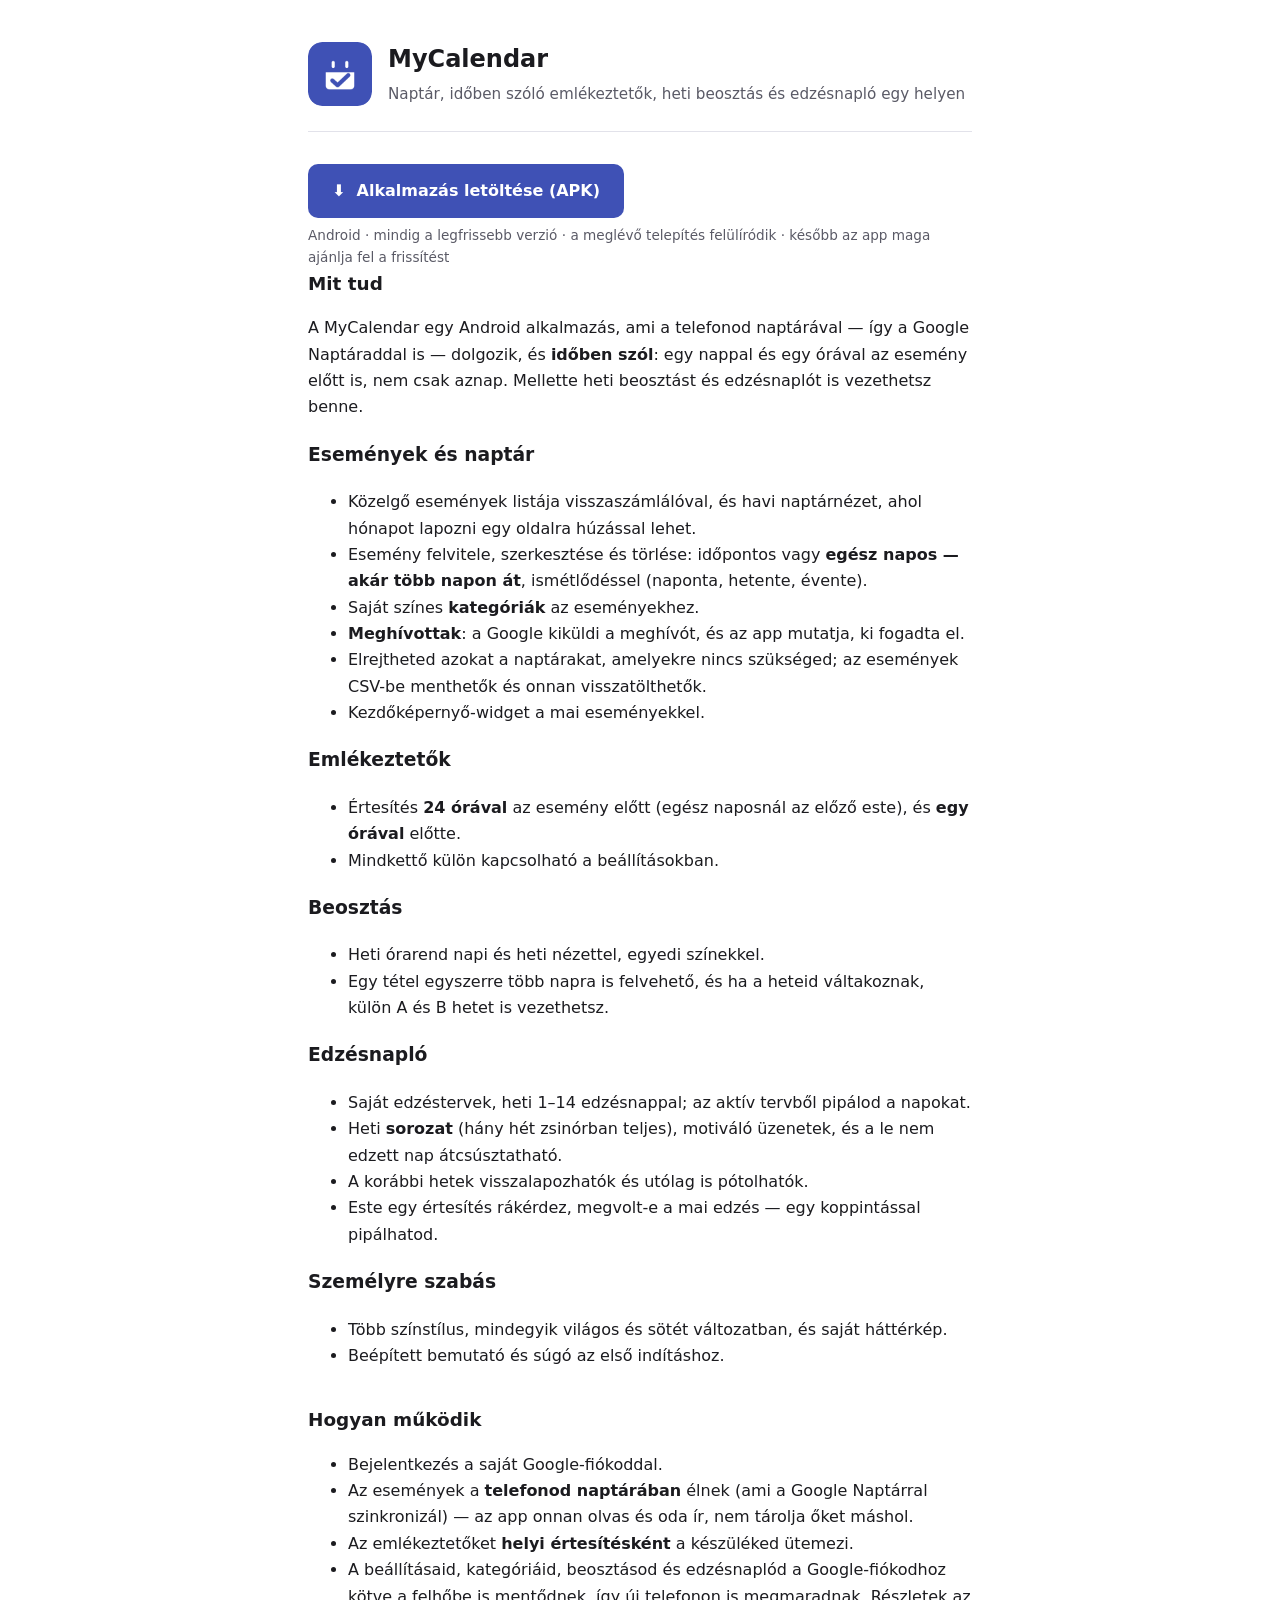
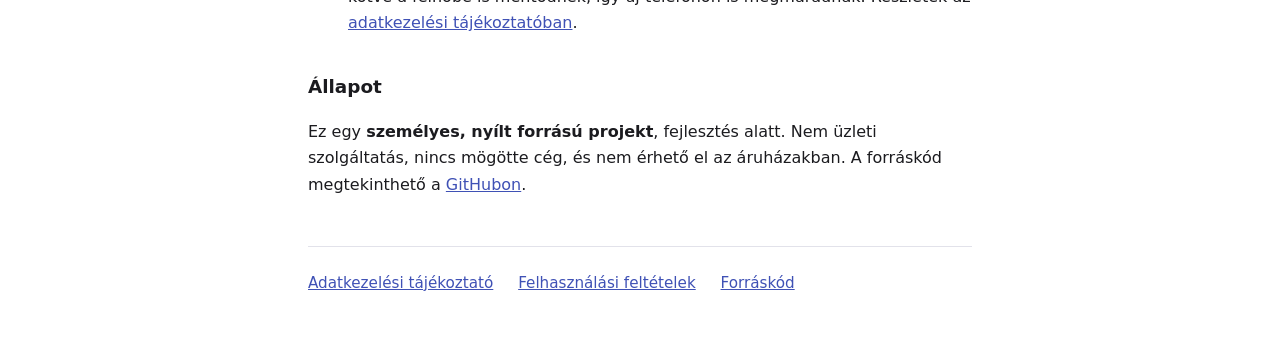
<file: docs/index.html>
<!doctype html>
<html lang="hu">
<head>
<meta charset="utf-8">
<meta name="viewport" content="width=device-width, initial-scale=1">
<title>MyCalendar</title>
<link rel="icon" href="icon.png">
<link rel="stylesheet" href="style.css">
</head>
<body>

<header>
  <img src="icon.png" alt="MyCalendar ikon">
  <div>
    <h1>MyCalendar</h1>
    <p>Naptár, időben szóló emlékeztetők, heti beosztás és edzésnapló egy helyen</p>
  </div>
</header>

<p class="cta">
  <a class="download" href="https://github.com/dinyakristof100/MyCalendar/releases/latest/download/mycalendar.apk">
    ⬇&nbsp; Alkalmazás letöltése (APK)
  </a>
</p>
<p class="cta-note">Android · mindig a legfrissebb verzió · a meglévő telepítés felülíródik · később az app maga ajánlja fel a frissítést</p>

<h2>Mit tud</h2>
<p>
  A MyCalendar egy Android alkalmazás, ami a telefonod naptárával — így a
  Google Naptáraddal is — dolgozik, és <strong>időben szól</strong>: egy nappal
  és egy órával az esemény előtt is, nem csak aznap. Mellette heti beosztást és
  edzésnaplót is vezethetsz benne.
</p>

<h3>Események és naptár</h3>
<ul>
  <li>Közelgő események listája visszaszámlálóval, és havi naptárnézet, ahol
      hónapot lapozni egy oldalra húzással lehet.</li>
  <li>Esemény felvitele, szerkesztése és törlése: időpontos vagy
      <strong>egész napos — akár több napon át</strong>, ismétlődéssel
      (naponta, hetente, évente).</li>
  <li>Saját színes <strong>kategóriák</strong> az eseményekhez.</li>
  <li><strong>Meghívottak</strong>: a Google kiküldi a meghívót, és az app
      mutatja, ki fogadta el.</li>
  <li>Elrejtheted azokat a naptárakat, amelyekre nincs szükséged; az események
      CSV-be menthetők és onnan visszatölthetők.</li>
  <li>Kezdőképernyő-widget a mai eseményekkel.</li>
</ul>

<h3>Emlékeztetők</h3>
<ul>
  <li>Értesítés <strong>24 órával</strong> az esemény előtt (egész naposnál az
      előző este), és <strong>egy órával</strong> előtte.</li>
  <li>Mindkettő külön kapcsolható a beállításokban.</li>
</ul>

<h3>Beosztás</h3>
<ul>
  <li>Heti órarend napi és heti nézettel, egyedi színekkel.</li>
  <li>Egy tétel egyszerre több napra is felvehető, és ha a heteid váltakoznak,
      külön A és B hetet is vezethetsz.</li>
</ul>

<h3>Edzésnapló</h3>
<ul>
  <li>Saját edzéstervek, heti 1–14 edzésnappal; az aktív tervből pipálod a
      napokat.</li>
  <li>Heti <strong>sorozat</strong> (hány hét zsinórban teljes), motiváló
      üzenetek, és a le nem edzett nap átcsúsztatható.</li>
  <li>A korábbi hetek visszalapozhatók és utólag is pótolhatók.</li>
  <li>Este egy értesítés rákérdez, megvolt-e a mai edzés — egy koppintással
      pipálhatod.</li>
</ul>

<h3>Személyre szabás</h3>
<ul>
  <li>Több színstílus, mindegyik világos és sötét változatban, és saját
      háttérkép.</li>
  <li>Beépített bemutató és súgó az első indításhoz.</li>
</ul>

<h2>Hogyan működik</h2>
<ul>
  <li>Bejelentkezés a saját Google-fiókoddal.</li>
  <li>Az események a <strong>telefonod naptárában</strong> élnek (ami a Google
      Naptárral szinkronizál) — az app onnan olvas és oda ír, nem tárolja őket
      máshol.</li>
  <li>Az emlékeztetőket <strong>helyi értesítésként</strong> a készüléked
      ütemezi.</li>
  <li>A beállításaid, kategóriáid, beosztásod és edzésnaplód a Google-fiókodhoz
      kötve a felhőbe is mentődnek, így új telefonon is megmaradnak. Részletek az
      <a href="privacy.html">adatkezelési tájékoztatóban</a>.</li>
</ul>

<h2>Állapot</h2>
<p>
  Ez egy <strong>személyes, nyílt forrású projekt</strong>, fejlesztés alatt.
  Nem üzleti szolgáltatás, nincs mögötte cég, és nem érhető el az áruházakban.
  A forráskód megtekinthető a
  <a href="https://github.com/dinyakristof100/MyCalendar">GitHubon</a>.
</p>

<nav>
  <a href="privacy.html">Adatkezelési tájékoztató</a>
  <a href="terms.html">Felhasználási feltételek</a>
  <a href="https://github.com/dinyakristof100/MyCalendar">Forráskód</a>
</nav>

</body>
</html>
</file>
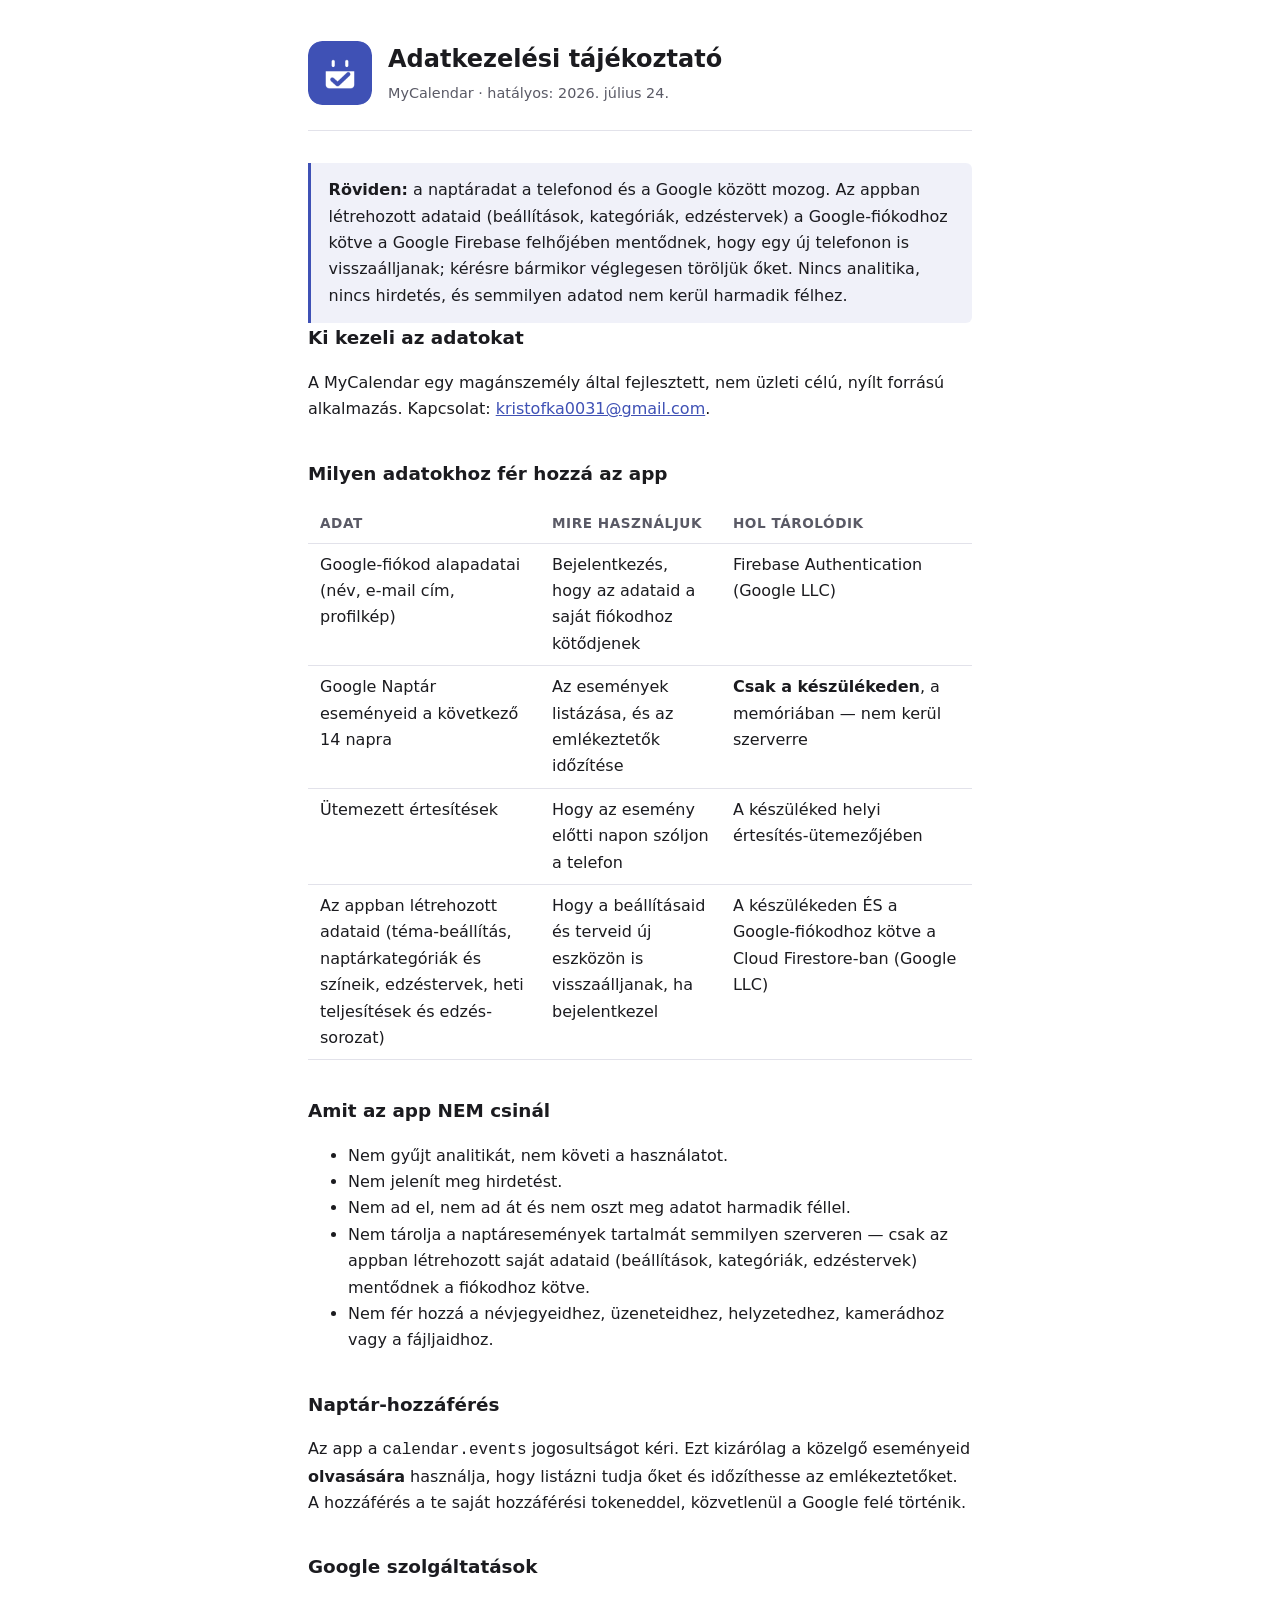
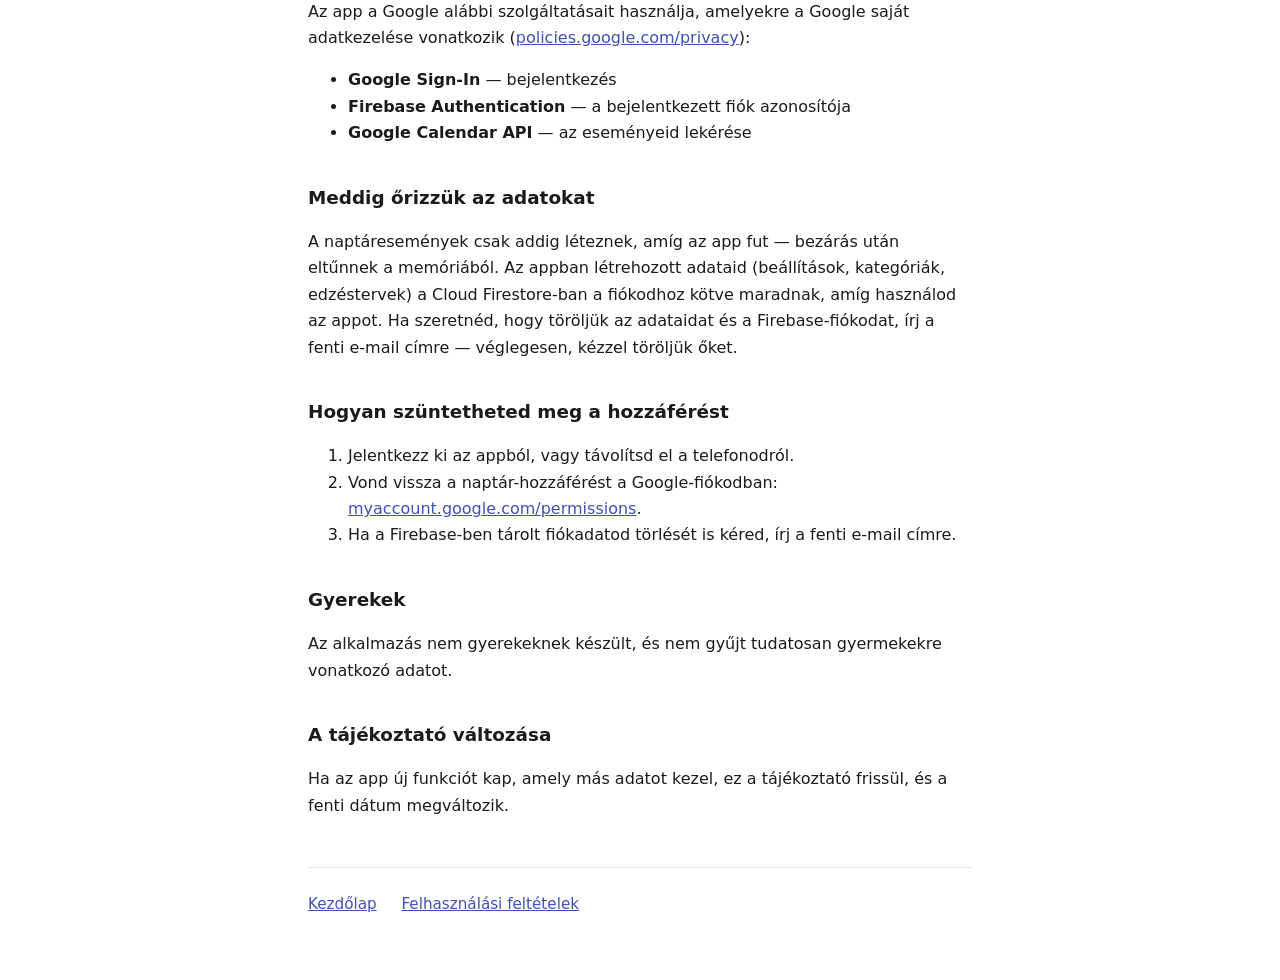
<file: docs/privacy.html>
<!doctype html>
<html lang="hu">
<head>
<meta charset="utf-8">
<meta name="viewport" content="width=device-width, initial-scale=1">
<title>MyCalendar — Adatkezelési tájékoztató</title>
<link rel="icon" href="icon.png">
<link rel="stylesheet" href="style.css">
</head>
<body>

<header>
  <img src="icon.png" alt="MyCalendar ikon">
  <div>
    <h1>Adatkezelési tájékoztató</h1>
    <p class="updated">MyCalendar · hatályos: 2026. július 24.</p>
  </div>
</header>

<div class="callout">
  <strong>Röviden:</strong> a naptáradat a telefonod és a Google között mozog. Az
  appban létrehozott adataid (beállítások, kategóriák, edzéstervek) a
  Google-fiókodhoz kötve a Google Firebase felhőjében mentődnek, hogy egy új
  telefonon is visszaálljanak; kérésre bármikor véglegesen töröljük őket.
  Nincs analitika, nincs hirdetés, és semmilyen adatod nem kerül harmadik félhez.
</div>

<h2>Ki kezeli az adatokat</h2>
<p>
  A MyCalendar egy magánszemély által fejlesztett, nem üzleti célú, nyílt
  forrású alkalmazás. Kapcsolat: <a href="mailto:kristofka0031@gmail.com">kristofka0031@gmail.com</a>.
</p>

<h2>Milyen adatokhoz fér hozzá az app</h2>
<table>
  <tr>
    <th>Adat</th>
    <th>Mire használjuk</th>
    <th>Hol tárolódik</th>
  </tr>
  <tr>
    <td>Google-fiókod alapadatai (név, e-mail cím, profilkép)</td>
    <td>Bejelentkezés, hogy az adataid a saját fiókodhoz kötődjenek</td>
    <td>Firebase Authentication (Google LLC)</td>
  </tr>
  <tr>
    <td>Google Naptár eseményeid a következő 14 napra</td>
    <td>Az események listázása, és az emlékeztetők időzítése</td>
    <td><strong>Csak a készülékeden</strong>, a memóriában — nem kerül szerverre</td>
  </tr>
  <tr>
    <td>Ütemezett értesítések</td>
    <td>Hogy az esemény előtti napon szóljon a telefon</td>
    <td>A készüléked helyi értesítés-ütemezőjében</td>
  </tr>
  <tr>
    <td>Az appban létrehozott adataid (téma-beállítás, naptárkategóriák és
        színeik, edzéstervek, heti teljesítések és edzés-sorozat)</td>
    <td>Hogy a beállításaid és terveid új eszközön is visszaálljanak, ha
        bejelentkezel</td>
    <td>A készülékeden ÉS a Google-fiókodhoz kötve a Cloud Firestore-ban
        (Google LLC)</td>
  </tr>
</table>

<h2>Amit az app NEM csinál</h2>
<ul>
  <li>Nem gyűjt analitikát, nem követi a használatot.</li>
  <li>Nem jelenít meg hirdetést.</li>
  <li>Nem ad el, nem ad át és nem oszt meg adatot harmadik féllel.</li>
  <li>Nem tárolja a naptáresemények tartalmát semmilyen szerveren — csak az
      appban létrehozott saját adataid (beállítások, kategóriák, edzéstervek)
      mentődnek a fiókodhoz kötve.</li>
  <li>Nem fér hozzá a névjegyeidhez, üzeneteidhez, helyzetedhez, kamerádhoz
      vagy a fájljaidhoz.</li>
</ul>

<h2>Naptár-hozzáférés</h2>
<p>
  Az app a <code>calendar.events</code> jogosultságot kéri. Ezt kizárólag a
  közelgő eseményeid <strong>olvasására</strong> használja, hogy listázni tudja
  őket és időzíthesse az emlékeztetőket. A hozzáférés a te saját
  hozzáférési tokeneddel, közvetlenül a Google felé történik.
</p>

<h2>Google szolgáltatások</h2>
<p>
  Az app a Google alábbi szolgáltatásait használja, amelyekre a Google saját
  adatkezelése vonatkozik
  (<a href="https://policies.google.com/privacy">policies.google.com/privacy</a>):
</p>
<ul>
  <li><strong>Google Sign-In</strong> — bejelentkezés</li>
  <li><strong>Firebase Authentication</strong> — a bejelentkezett fiók azonosítója</li>
  <li><strong>Google Calendar API</strong> — az eseményeid lekérése</li>
</ul>

<h2>Meddig őrizzük az adatokat</h2>
<p>
  A naptáresemények csak addig léteznek, amíg az app fut — bezárás után
  eltűnnek a memóriából. Az appban létrehozott adataid (beállítások, kategóriák,
  edzéstervek) a Cloud Firestore-ban a fiókodhoz kötve maradnak, amíg használod
  az appot. Ha szeretnéd, hogy töröljük az adataidat és a Firebase-fiókodat, írj
  a fenti e-mail címre — véglegesen, kézzel töröljük őket.
</p>

<h2>Hogyan szüntetheted meg a hozzáférést</h2>
<ol>
  <li>Jelentkezz ki az appból, vagy távolítsd el a telefonodról.</li>
  <li>Vond vissza a naptár-hozzáférést a Google-fiókodban:
      <a href="https://myaccount.google.com/permissions">myaccount.google.com/permissions</a>.</li>
  <li>Ha a Firebase-ben tárolt fiókadatod törlését is kéred, írj a fenti
      e-mail címre.</li>
</ol>

<h2>Gyerekek</h2>
<p>Az alkalmazás nem gyerekeknek készült, és nem gyűjt tudatosan gyermekekre vonatkozó adatot.</p>

<h2>A tájékoztató változása</h2>
<p>
  Ha az app új funkciót kap, amely más adatot kezel, ez a tájékoztató frissül,
  és a fenti dátum megváltozik.
</p>

<nav>
  <a href="index.html">Kezdőlap</a>
  <a href="terms.html">Felhasználási feltételek</a>
</nav>

</body>
</html>
</file>
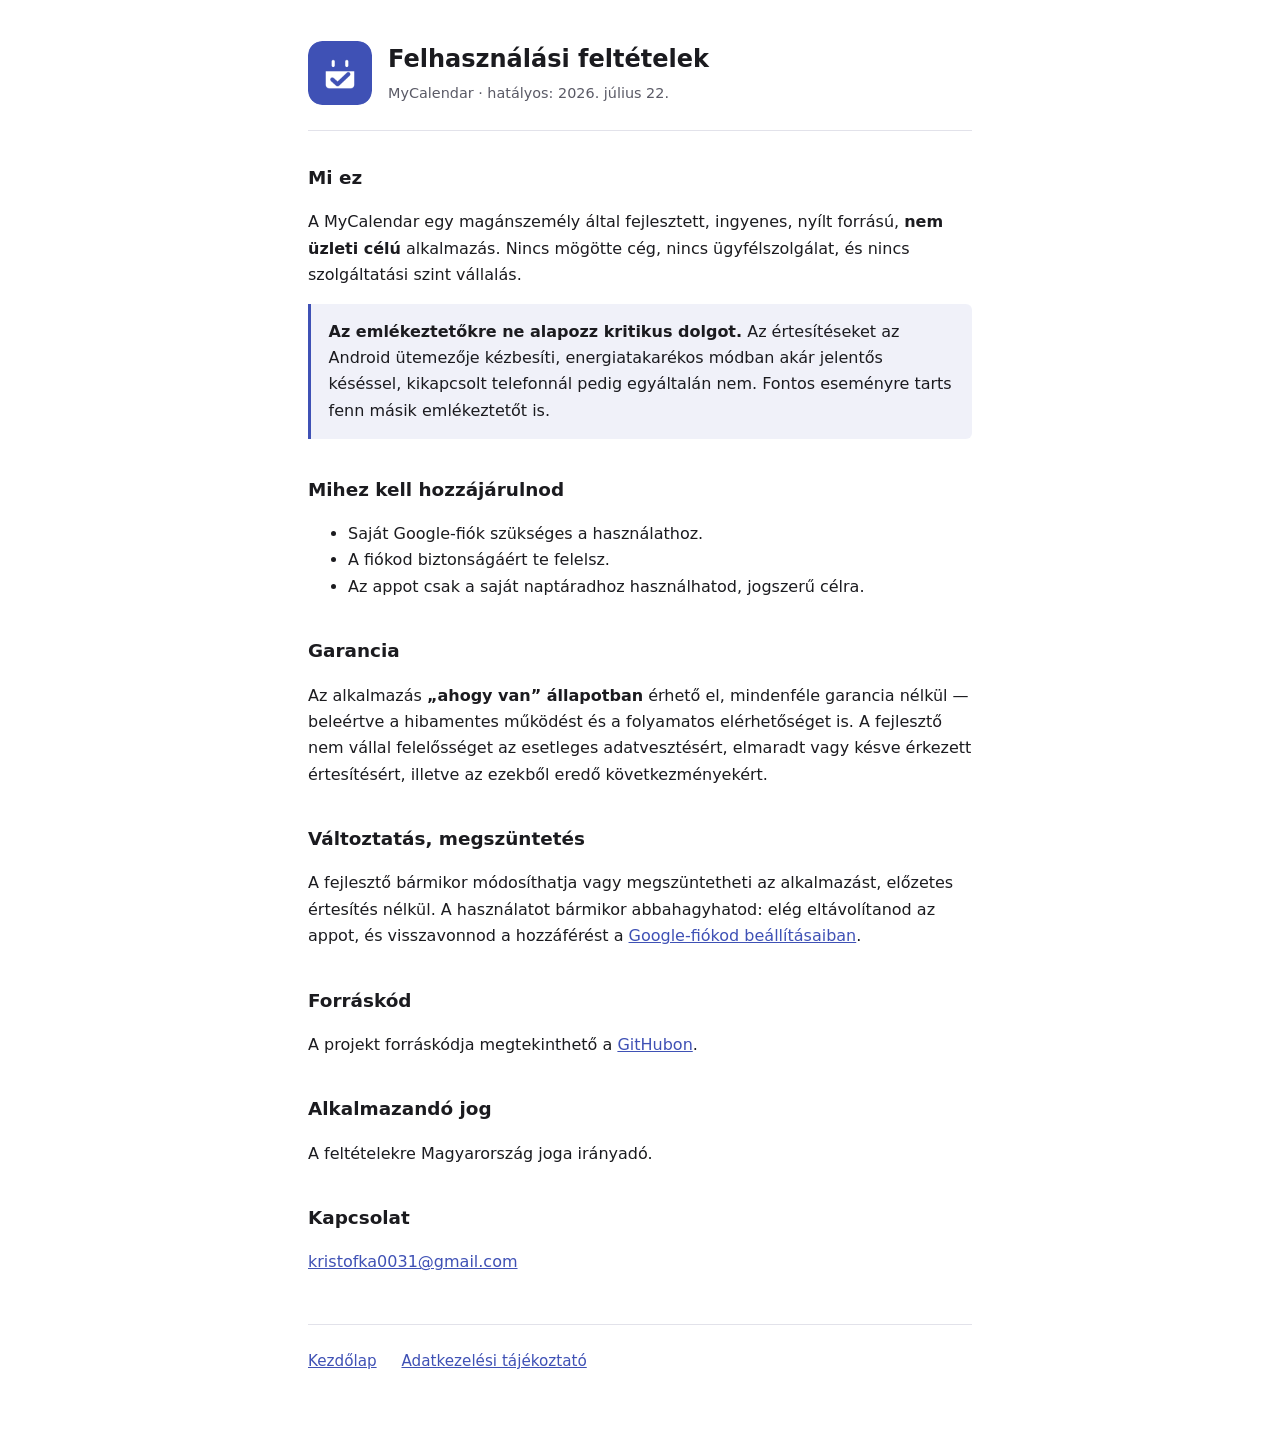
<file: docs/terms.html>
<!doctype html>
<html lang="hu">
<head>
<meta charset="utf-8">
<meta name="viewport" content="width=device-width, initial-scale=1">
<title>MyCalendar — Felhasználási feltételek</title>
<link rel="icon" href="icon.png">
<link rel="stylesheet" href="style.css">
</head>
<body>

<header>
  <img src="icon.png" alt="MyCalendar ikon">
  <div>
    <h1>Felhasználási feltételek</h1>
    <p class="updated">MyCalendar · hatályos: 2026. július 22.</p>
  </div>
</header>

<h2>Mi ez</h2>
<p>
  A MyCalendar egy magánszemély által fejlesztett, ingyenes, nyílt forrású,
  <strong>nem üzleti célú</strong> alkalmazás. Nincs mögötte cég, nincs
  ügyfélszolgálat, és nincs szolgáltatási szint vállalás.
</p>

<div class="callout">
  <strong>Az emlékeztetőkre ne alapozz kritikus dolgot.</strong> Az értesítéseket
  az Android ütemezője kézbesíti, energiatakarékos módban akár jelentős
  késéssel, kikapcsolt telefonnál pedig egyáltalán nem. Fontos eseményre
  tarts fenn másik emlékeztetőt is.
</div>

<h2>Mihez kell hozzájárulnod</h2>
<ul>
  <li>Saját Google-fiók szükséges a használathoz.</li>
  <li>A fiókod biztonságáért te felelsz.</li>
  <li>Az appot csak a saját naptáradhoz használhatod, jogszerű célra.</li>
</ul>

<h2>Garancia</h2>
<p>
  Az alkalmazás <strong>„ahogy van” állapotban</strong> érhető el, mindenféle
  garancia nélkül — beleértve a hibamentes működést és a folyamatos
  elérhetőséget is. A fejlesztő nem vállal felelősséget az esetleges
  adatvesztésért, elmaradt vagy késve érkezett értesítésért, illetve az ezekből
  eredő következményekért.
</p>

<h2>Változtatás, megszüntetés</h2>
<p>
  A fejlesztő bármikor módosíthatja vagy megszüntetheti az alkalmazást,
  előzetes értesítés nélkül. A használatot bármikor abbahagyhatod: elég
  eltávolítanod az appot, és visszavonnod a hozzáférést a
  <a href="https://myaccount.google.com/permissions">Google-fiókod beállításaiban</a>.
</p>

<h2>Forráskód</h2>
<p>
  A projekt forráskódja megtekinthető a
  <a href="https://github.com/dinyakristof100/MyCalendar">GitHubon</a>.
</p>

<h2>Alkalmazandó jog</h2>
<p>A feltételekre Magyarország joga irányadó.</p>

<h2>Kapcsolat</h2>
<p><a href="mailto:kristofka0031@gmail.com">kristofka0031@gmail.com</a></p>

<nav>
  <a href="index.html">Kezdőlap</a>
  <a href="privacy.html">Adatkezelési tájékoztató</a>
</nav>

</body>
</html>
</file>
<file: docs/style.css>
:root {
  --bg: #ffffff;
  --fg: #1b1b1f;
  --muted: #5a5a66;
  --accent: #3f51b5;
  --border: #e2e2ea;
}

@media (prefers-color-scheme: dark) {
  :root {
    --bg: #131318;
    --fg: #e5e1e9;
    --muted: #a5a1ad;
    --accent: #aeb6ff;
    --border: #2c2c34;
  }
}

* { box-sizing: border-box; }

body {
  margin: 0 auto;
  padding: 2.5rem 1.25rem 4rem;
  max-width: 44rem;
  background: var(--bg);
  color: var(--fg);
  font: 16px/1.65 system-ui, -apple-system, "Segoe UI", Roboto, sans-serif;
}

header {
  display: flex;
  align-items: center;
  gap: 1rem;
  padding-bottom: 1.5rem;
  margin-bottom: 2rem;
  border-bottom: 1px solid var(--border);
}

header img { width: 64px; height: 64px; border-radius: 14px; }
header h1 { margin: 0; font-size: 1.5rem; }
header p { margin: 0.15rem 0 0; color: var(--muted); font-size: 0.95rem; }

h2 { margin-top: 2.25rem; font-size: 1.15rem; }
h2:first-of-type { margin-top: 0; }

a { color: var(--accent); }

.cta { margin: 1.75rem 0 0.4rem; }
.download {
  display: inline-block;
  background: var(--accent);
  color: var(--bg);               /* --bg flips per theme -> jó kontraszt mindkettőben */
  padding: 0.85rem 1.5rem;
  border-radius: 10px;
  font-weight: 600;
  text-decoration: none;
}
.download:hover { opacity: 0.92; }
.cta-note { color: var(--muted); font-size: 0.85rem; margin: 0.4rem 0 0; }

.updated { color: var(--muted); font-size: 0.9rem; }

.callout {
  padding: 0.9rem 1.1rem;
  border-left: 3px solid var(--accent);
  background: color-mix(in srgb, var(--accent) 8%, transparent);
  border-radius: 0 6px 6px 0;
}

nav {
  margin-top: 3rem;
  padding-top: 1.5rem;
  border-top: 1px solid var(--border);
  font-size: 0.95rem;
}

nav a { margin-right: 1.25rem; }

table { border-collapse: collapse; width: 100%; }
th, td { text-align: left; padding: 0.5rem 0.75rem; border-bottom: 1px solid var(--border); vertical-align: top; }
th { font-size: 0.85rem; text-transform: uppercase; letter-spacing: 0.04em; color: var(--muted); }
</file>
